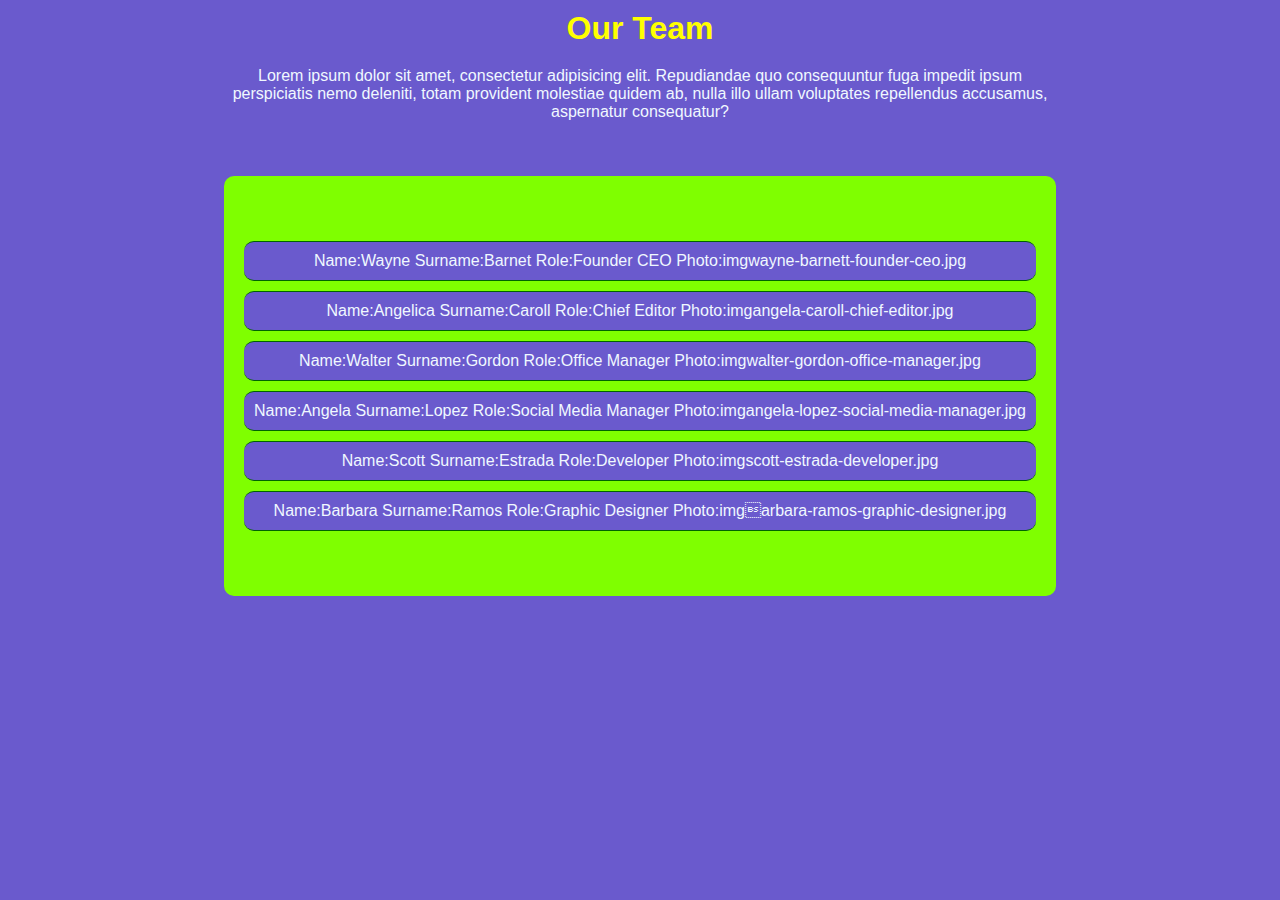
<file: index.html>
<!DOCTYPE html>
<html lang="en">
<head>
    <meta charset="UTF-8">
    <meta http-equiv="X-UA-Compatible" content="IE=edge">
    <meta name="viewport" content="width=device-width, initial-scale=1.0">
    <link rel="stylesheet" href="css/style.css">
    <title>Our Team</title>
</head>
<body>
    <div id="title-container">
        <h1>
            Our Team
        </h1>
        <p>
            Lorem ipsum dolor sit amet, consectetur adipisicing elit. Repudiandae quo consequuntur fuga impedit ipsum perspiciatis nemo deleniti, totam provident molestiae quidem ab, nulla illo ullam voluptates repellendus accusamus, aspernatur consequatur?
        </p>
    </div>
    <div id="container">
      
    </div>
    <script src="js/script.js"></script>
    <script src="js/function.js"></script>
</body>
</html>
</file>
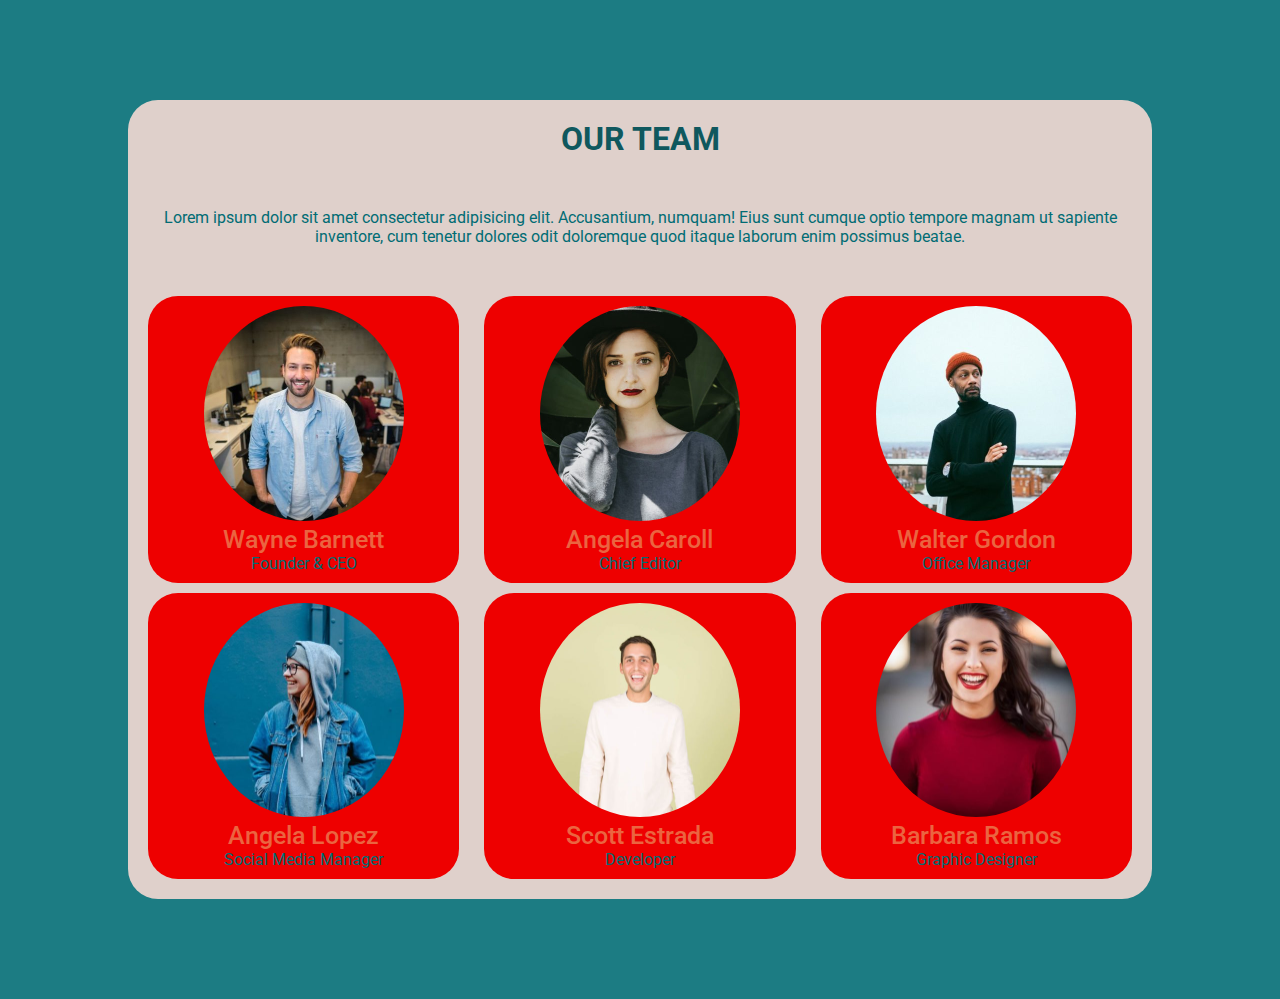
<file: Bonus/index.html>
<!DOCTYPE html>
<html lang="en">
<head>
    <meta charset="UTF-8">
    <meta http-equiv="X-UA-Compatible" content="IE=edge">
    <meta name="viewport" content="width=device-width, initial-scale=1.0">

    <!-- google font -->
    <link rel="preconnect" href="https://fonts.googleapis.com">
    <link rel="preconnect" href="https://fonts.gstatic.com" crossorigin>
    <link href="https://fonts.googleapis.com/css2?family=Roboto:ital,wght@0,100;0,300;0,400;0,500;0,700;0,900;1,100;1,300;1,400;1,500;1,700;1,900&display=swap" rel="stylesheet">

    <!-- my style css -->
    <link rel="stylesheet" href="css/style.css">

    <title>Our Team</title>

</head>
<body>
    
    <!-- main -->
    <main>

        <div class="container">

            <h1>OUR TEAM</h1>
            <p>Lorem ipsum dolor sit amet consectetur adipisicing elit. Accusantium, numquam! Eius sunt cumque optio tempore magnam ut sapiente inventore, cum tenetur dolores odit doloremque quod itaque laborum enim possimus beatae.</p>

            <!-- creo la riga che conterrà le varie card dei membri del team -->
                <section class="row">

                </section>
            
        </div>

    </main>
    
    <!-- my script js -->
    <script src="js/script.js"></script>

</body>
</html>
</file>
<file: css/style.css>
*{
    margin: 0;
    padding: 0;
    box-sizing: border-box;

}
body{
    font-family: sans-serif;
    background-color: slateblue;
}
#title-container{
    width: 65%;
    margin: auto;
    text-align: center;
    color: yellow;
    margin-top: 10px;
}
h1{
    margin-bottom: 20px;
}
p{
    color: aliceblue;
}
#container {
    text-align: center;
    width: 65%;
    margin: auto;
    background-color: chartreuse;
    border-radius: 10px;
    margin: 55px auto;
    padding: 55px 0px;
  }
.box {
    margin: 10px 20px;
    border: 1px solid darkgreen;
      border-right-color: darkgreen;
      border-right-style: solid;
      border-right-width: 1px;
      border-left-color: darkgreen;
      border-left-style: solid;
      border-left-width: 1px;
    border-left: none;
    border-right: none;
    padding: 10px;
    background-color: slateblue;
    color: aliceblue;
    border-radius:10px;
  }
.name{

}
</file>
<file: Bonus/css/style.css>
* {
  margin: 0;
  padding: 0;
  box-sizing: border-box;
  font-family: 'Roboto', sans-serif;
}

body {
  background-color: #1c7c83;
}

/* main rules */
.container {
  background-color: #dfd0cb;
  color: #016c74;
  width: 80%;
  max-width: 1440px;
  border-radius: 30px;
  margin: 100px auto;
  padding: 20px;
  text-align: center;
}

.container > h1 {
  color: #0f585e;
}

.container > p {
  margin: 50px 0;
}

.row {
  display: flex;
  justify-content: space-between;
  flex-wrap: wrap;
  gap: 10px;
}

.slot {
  width: calc((100% - 50px) / 3 );
  padding: 10px;
  background-color: #ee0000;
  border-radius: 30px;
  text-align: center;
}

.img_member {
  width: 200px;
  border-radius: 50%;
}

.name_member {
  color: #EB6440;
  font-size: 25px;
  font-weight: 500;
}
</file>
